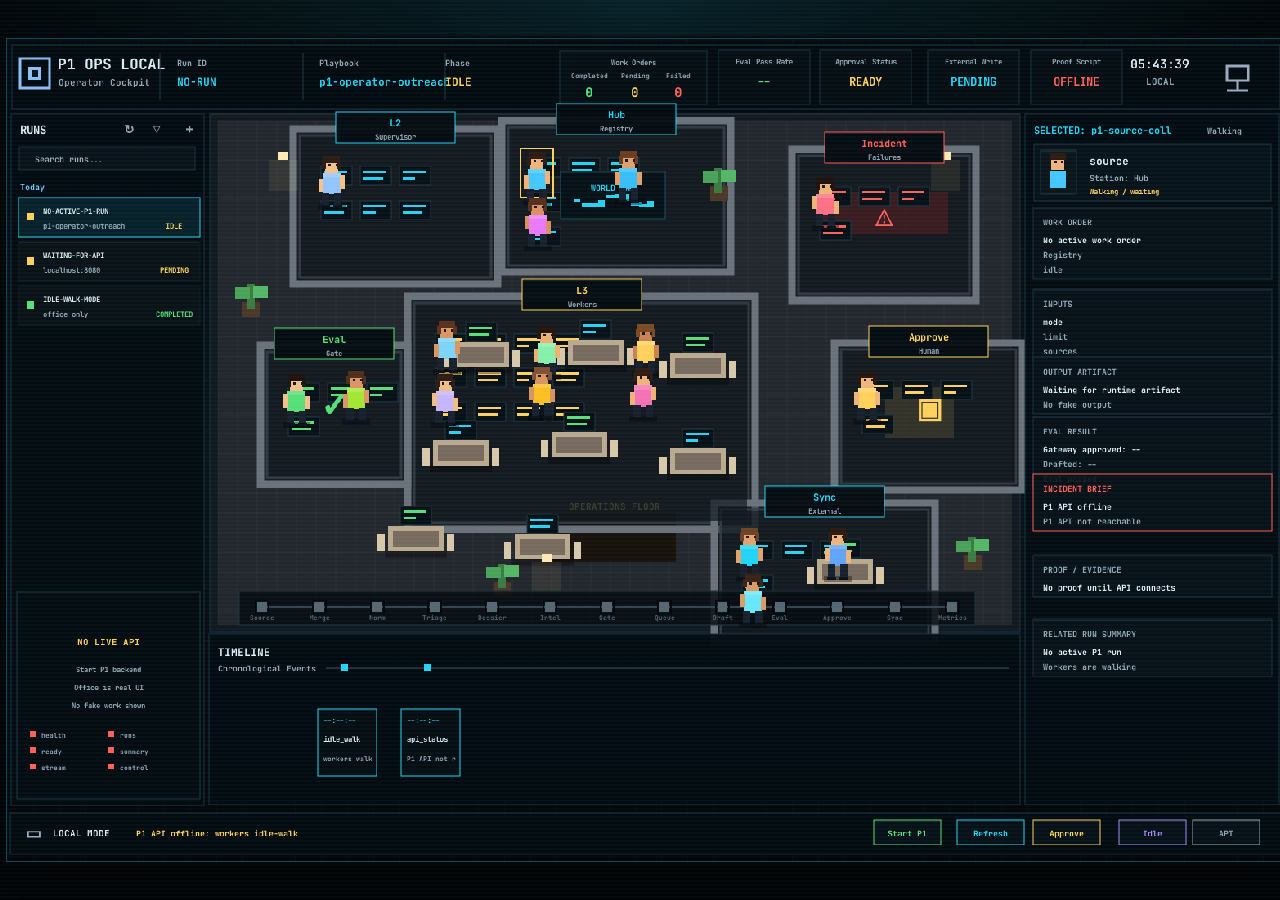
<file: index.html>
<!doctype html>
<html lang="en">
  <head>
    <meta charset="utf-8" />
    <meta name="viewport" content="width=device-width, initial-scale=1" />
    <title>P1 Agent Office</title>
    <meta http-equiv="refresh" content="0; url=./p1-ops-office-game.html" />
    <style>
      body {
        margin: 0;
        display: grid;
        place-items: center;
        min-height: 100vh;
        background: #05090c;
        color: #d9edf4;
        font-family: ui-monospace, SFMono-Regular, Menlo, Consolas, monospace;
      }

      a {
        color: #22d4f5;
      }
    </style>
  </head>
  <body>
    <a href="./p1-ops-office-game.html">Open P1 Agent Office</a>
  </body>
</html>
</file>
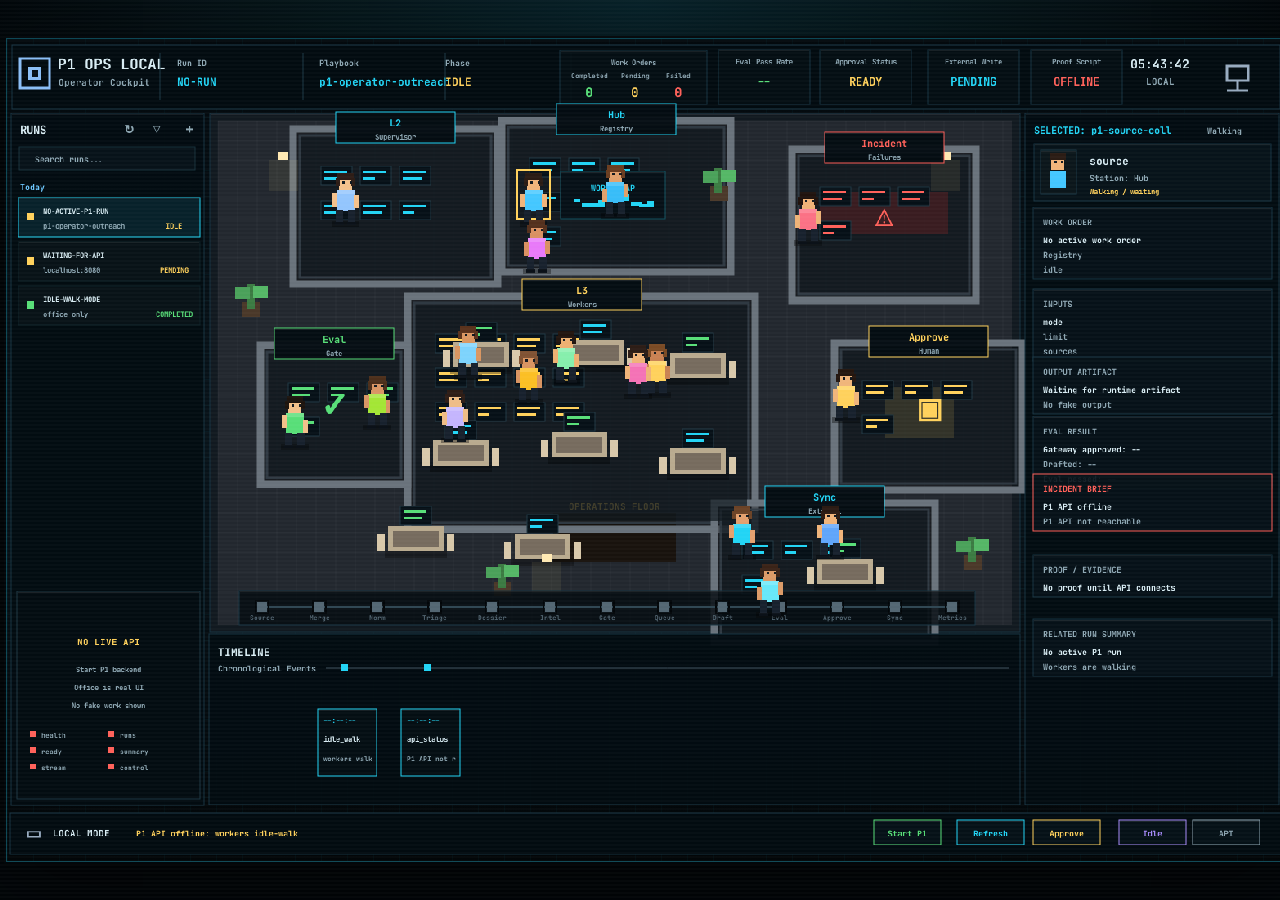
<file: p1-ops-office-game.html>
<!doctype html>
<html lang="en">
  <head>
    <meta charset="utf-8" />
    <meta name="viewport" content="width=device-width, initial-scale=1" />
    <title>P1 Ops Local - Live Agent Cockpit</title>
    <link rel="preconnect" href="https://fonts.googleapis.com" />
    <link rel="preconnect" href="https://fonts.gstatic.com" crossorigin />
    <link
      href="https://fonts.googleapis.com/css2?family=JetBrains+Mono:wght@500;700;800&display=swap"
      rel="stylesheet"
    />
    <link rel="stylesheet" href="styles/p1-ops-office-game.css" />
  </head>
  <body>
    <main class="cockpit-shell">
      <canvas
        id="opsCanvas"
        width="1563"
        height="1006"
        aria-label="P1 live operator cockpit with detailed office agents"
      ></canvas>
      <div class="connection-strip" aria-label="P1 API connection">
        <span id="connectionStatus">Connecting to P1 API...</span>
        <button id="toggleIdle" type="button">Idle Walk</button>
      </div>
    </main>

    <script src="scripts/p1-ops-office-game.js"></script>
  </body>
</html>
</file>
<file: styles/p1-ops-office-game.css>
:root {
  color-scheme: dark;
  --bg: #020609;
  --cyan: #22d4f5;
  --green: #58de78;
  --amber: #ffd15c;
  --red: #ff615a;
  --text: #d9edf4;
}

* {
  box-sizing: border-box;
}

body {
  margin: 0;
  min-height: 100vh;
  overflow: hidden;
  background:
    radial-gradient(circle at 50% 0%, rgba(34, 212, 245, 0.14), transparent 42rem),
    #020609;
  color: var(--text);
  font-family: "JetBrains Mono", ui-monospace, SFMono-Regular, Menlo, Consolas, monospace;
}

body::after {
  content: "";
  position: fixed;
  inset: 0;
  z-index: 5;
  pointer-events: none;
  background:
    linear-gradient(rgba(255, 255, 255, 0.035) 50%, rgba(0, 0, 0, 0.12) 50%),
    radial-gradient(circle at 50% 50%, transparent 55%, rgba(0, 0, 0, 0.24));
  background-size: 100% 4px, auto;
  mix-blend-mode: screen;
  opacity: 0.48;
}

button {
  font: inherit;
  cursor: pointer;
}

.cockpit-shell {
  position: relative;
  display: grid;
  place-items: center;
  width: 100vw;
  height: 100vh;
  padding: 6px;
}

#opsCanvas {
  display: block;
  width: min(100vw, calc(100vh * 1.553));
  height: min(100vh, calc(100vw / 1.553));
  border: 1px solid rgba(34, 212, 245, 0.28);
  background: #061017;
  box-shadow: 0 0 0 2px #020609, 0 24px 90px rgba(0, 0, 0, 0.68);
  image-rendering: pixelated;
}

.connection-strip {
  display: none;
  position: fixed;
  right: 18px;
  bottom: 16px;
  z-index: 6;
  align-items: center;
  gap: 10px;
  padding: 8px 10px;
  border: 1px solid rgba(34, 212, 245, 0.35);
  background: rgba(2, 8, 12, 0.88);
  color: #9fb6c0;
  font-size: 11px;
  box-shadow: inset 0 0 0 1px rgba(255, 255, 255, 0.04), 0 12px 36px rgba(0, 0, 0, 0.4);
}

.connection-strip button {
  border: 1px solid rgba(255, 209, 92, 0.55);
  background: #0b1a22;
  color: var(--amber);
  padding: 5px 8px;
}

@media (max-width: 760px) {
  body {
    overflow: auto;
  }

  .cockpit-shell {
    width: max-content;
    min-width: 100vw;
    place-items: start;
  }

  #opsCanvas {
    width: 1180px;
    height: auto;
  }
}
</file>
